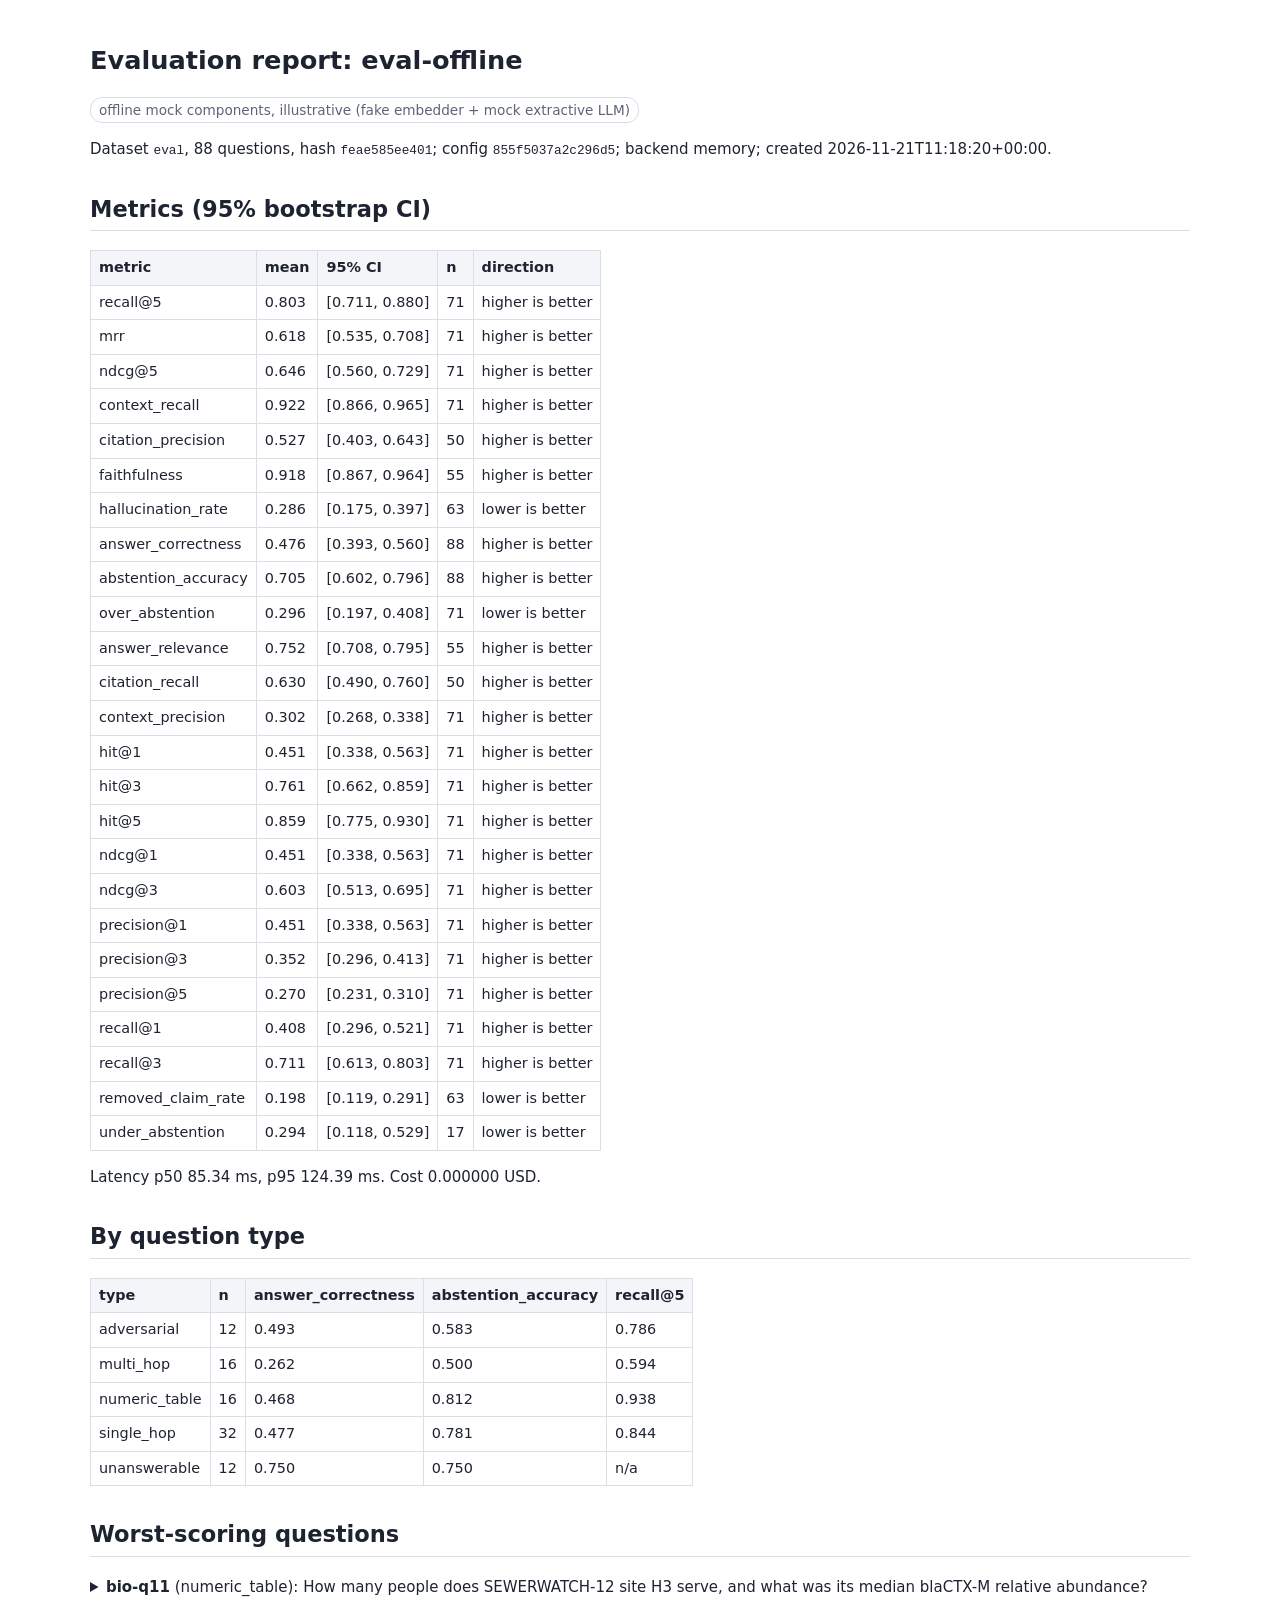
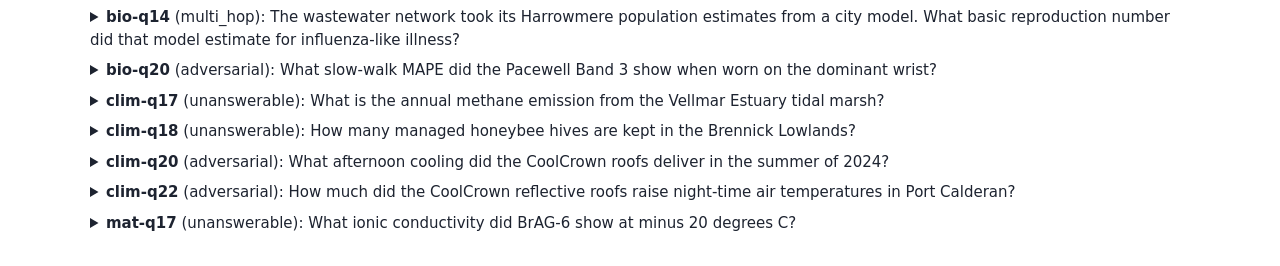
<file: docs/example-report/eval-eval-offline.html>
<!doctype html><html lang='en'><head><meta charset='utf-8'><meta name='viewport' content='width=device-width,initial-scale=1'><title>ResearchRAG evaluation</title><style>
:root{--bg:#fff;--fg:#1d2330;--muted:#5b6577;--line:#d9dee7;--good:#17803d;--bad:#b42318;--head:#f3f5f9}
@media (prefers-color-scheme: dark){:root{--bg:#12151c;--fg:#e6e9ef;--muted:#9aa4b5;--line:#2c3340;--good:#4ac77a;--bad:#ff7b72;--head:#1b2029}}
body{background:var(--bg);color:var(--fg);font:15px/1.5 system-ui,-apple-system,Segoe UI,sans-serif;max-width:1100px;margin:0 auto;padding:24px 16px}
h1{font-size:1.6rem}h2{margin-top:2rem;border-bottom:1px solid var(--line);padding-bottom:4px}
table{border-collapse:collapse;width:100%;margin:12px 0;font-size:.9rem;display:block;overflow-x:auto}
th,td{border:1px solid var(--line);padding:6px 8px;text-align:left;vertical-align:top}th{background:var(--head)}
.label{display:inline-block;padding:2px 8px;border:1px solid var(--line);border-radius:12px;color:var(--muted);font-size:.85rem}
.good{color:var(--good)}.bad{color:var(--bad)}.muted{color:var(--muted)}details{margin:8px 0}code{font-size:.85em}
</style></head><body><h1>Evaluation report: eval-offline</h1><p><span class='label'>offline mock components, illustrative (fake embedder + mock extractive LLM)</span></p><p>Dataset <code>eval</code>, 88 questions, hash <code>feae585ee401</code>; config <code>855f5037a2c296d5</code>; backend memory; created 2026-11-21T11:18:20+00:00.</p><h2>Metrics (95% bootstrap CI)</h2><table><thead><tr><th>metric</th><th>mean</th><th>95% CI</th><th>n</th><th>direction</th></tr></thead><tbody><tr><td>recall@5</td><td>0.803</td><td>[0.711, 0.880]</td><td>71</td><td>higher is better</td></tr><tr><td>mrr</td><td>0.618</td><td>[0.535, 0.708]</td><td>71</td><td>higher is better</td></tr><tr><td>ndcg@5</td><td>0.646</td><td>[0.560, 0.729]</td><td>71</td><td>higher is better</td></tr><tr><td>context_recall</td><td>0.922</td><td>[0.866, 0.965]</td><td>71</td><td>higher is better</td></tr><tr><td>citation_precision</td><td>0.527</td><td>[0.403, 0.643]</td><td>50</td><td>higher is better</td></tr><tr><td>faithfulness</td><td>0.918</td><td>[0.867, 0.964]</td><td>55</td><td>higher is better</td></tr><tr><td>hallucination_rate</td><td>0.286</td><td>[0.175, 0.397]</td><td>63</td><td>lower is better</td></tr><tr><td>answer_correctness</td><td>0.476</td><td>[0.393, 0.560]</td><td>88</td><td>higher is better</td></tr><tr><td>abstention_accuracy</td><td>0.705</td><td>[0.602, 0.796]</td><td>88</td><td>higher is better</td></tr><tr><td>over_abstention</td><td>0.296</td><td>[0.197, 0.408]</td><td>71</td><td>lower is better</td></tr><tr><td>answer_relevance</td><td>0.752</td><td>[0.708, 0.795]</td><td>55</td><td>higher is better</td></tr><tr><td>citation_recall</td><td>0.630</td><td>[0.490, 0.760]</td><td>50</td><td>higher is better</td></tr><tr><td>context_precision</td><td>0.302</td><td>[0.268, 0.338]</td><td>71</td><td>higher is better</td></tr><tr><td>hit@1</td><td>0.451</td><td>[0.338, 0.563]</td><td>71</td><td>higher is better</td></tr><tr><td>hit@3</td><td>0.761</td><td>[0.662, 0.859]</td><td>71</td><td>higher is better</td></tr><tr><td>hit@5</td><td>0.859</td><td>[0.775, 0.930]</td><td>71</td><td>higher is better</td></tr><tr><td>ndcg@1</td><td>0.451</td><td>[0.338, 0.563]</td><td>71</td><td>higher is better</td></tr><tr><td>ndcg@3</td><td>0.603</td><td>[0.513, 0.695]</td><td>71</td><td>higher is better</td></tr><tr><td>precision@1</td><td>0.451</td><td>[0.338, 0.563]</td><td>71</td><td>higher is better</td></tr><tr><td>precision@3</td><td>0.352</td><td>[0.296, 0.413]</td><td>71</td><td>higher is better</td></tr><tr><td>precision@5</td><td>0.270</td><td>[0.231, 0.310]</td><td>71</td><td>higher is better</td></tr><tr><td>recall@1</td><td>0.408</td><td>[0.296, 0.521]</td><td>71</td><td>higher is better</td></tr><tr><td>recall@3</td><td>0.711</td><td>[0.613, 0.803]</td><td>71</td><td>higher is better</td></tr><tr><td>removed_claim_rate</td><td>0.198</td><td>[0.119, 0.291]</td><td>63</td><td>lower is better</td></tr><tr><td>under_abstention</td><td>0.294</td><td>[0.118, 0.529]</td><td>17</td><td>lower is better</td></tr></tbody></table><p>Latency p50 85.34 ms, p95 124.39 ms. Cost 0.000000 USD.</p><h2>By question type</h2><table><thead><tr><th>type</th><th>n</th><th>answer_correctness</th><th>abstention_accuracy</th><th>recall@5</th></tr></thead><tbody><tr><td>adversarial</td><td>12</td><td>0.493</td><td>0.583</td><td>0.786</td></tr><tr><td>multi_hop</td><td>16</td><td>0.262</td><td>0.500</td><td>0.594</td></tr><tr><td>numeric_table</td><td>16</td><td>0.468</td><td>0.812</td><td>0.938</td></tr><tr><td>single_hop</td><td>32</td><td>0.477</td><td>0.781</td><td>0.844</td></tr><tr><td>unanswerable</td><td>12</td><td>0.750</td><td>0.750</td><td>n/a</td></tr></tbody></table><h2>Worst-scoring questions</h2><details><summary><b>bio-q11</b> (numeric_table): How many people does SEWERWATCH-12 site H3 serve, and what was its median blaCTX-M relative abundance?</summary><p><b>Gold:</b> 48,300 people, with a median blaCTX-M relative abundance of -2.14 log10 (138 valid samples).</p><p><b>Answer:</b> <span class='muted'>(abstained) Not enough evidence in the indexed papers to answer this question. Verification found no claim supported by the retrieved passages.</span></p><p><b>Retrieved passages:</b></p><ol><li><code>bio-03</code> p.2: 4 Results

Of 1,680 scheduled samples, 1,604 were collected, with 76 missed because of autosampler faults, courier delays or flooding. Of the collected samples, 1,561 (97.3 percent) passed quality control. Duplicate splits showed a median coefficient of variation of 14.6 percent across targets, with</li><li><code>bio-03</code> p.1: 3 Methods

SEWERWATCH-12 comprises seven Harrowmere sub-sewershed sites, labelled H1 to H7, and five treatment-plant influent sites in the towns of Bellsthorpe, Quillan Ferry, Morrowgate, Ashenby and Tollcombe. Site H3 lies immediately downstream of St Aldric Infirmary, a fictional 540-bed hospital.</li><li><code>bio-03</code> p.1: Five targets (sul1, tetW, ermB, blaCTX-M and intI1) were quantified by qPCR and normalised to 16S rRNA gene copies. The sub-sewershed downstream of a fictional hospital, site H3, had a median blaCTX-M relative abundance of minus 2.14 log10, more than one log above the median of site medians of minus</li><li><code>bio-03</code> p.2: Site H3, downstream of St Aldric Infirmary, stood out for blaCTX-M, with a median relative abundance of minus 2.14 log10 compared with a median of site medians of minus 3.43 across the network. Its sul1 abundance was also the highest, at minus 0.87 log10. The two smallest towns, Ashenby and Quillan </li><li><code>bio-04</code> p.1: NIGHTSHIFT-RT addresses both problems in a fictional distribution centre in the town of Quillan Ferry. We used a consumer-style wrist device for sleep and a short tablet test for reactions, and we validated the device&#x27;s sleep estimates against laboratory polysomnography in a subsample before relying</li></ol></details><details><summary><b>bio-q14</b> (multi_hop): The wastewater network took its Harrowmere population estimates from a city model. What basic reproduction number did that model estimate for influenza-like illness?</summary><p><b>Gold:</b> The populations came from the HARBOR-ABM synthetic population, which estimated a posterior median R0 of 1.46.</p><p><b>Answer:</b> <span class='muted'>(abstained) Not enough evidence in the indexed papers to answer this question. The passages do not contain enough information to answer the question.</span></p><p><b>Retrieved passages:</b></p><ol><li><code>bio-02</code> p.1: Abstract

School closures are a recurring option for slowing seasonal influenza-like illness (ILI), but their benefit depends on timing and duration. We built HARBOR-ABM, an agent-based model of the fictional city of Harrowmere with 412,600 synthetic agents in 37 districts and 118 schools, and calib</li><li><code>bio-03</code> p.1: This paper reports the design and first 70 weeks of SEWERWATCH-12, a fictional network operated in Harrowmere and five nearby towns. We had three aims: to establish sampling completeness and laboratory reproducibility for a twice-weekly schedule, to describe spatial and seasonal variation in five re</li><li><code>bio-02</code> p.1: School Closure Timing in an Agent-Based Model of Influenza-Like

Illness for the Fictional City of Harrowmere

Tamsin Okafor-Lindqvist, Raoul Deverajan, Ines Hallstrand-Abebe, Piotr Quennell

Centre for Computational Epidemiology, Calderbrook University

Annals of Invented Epidemic Modelling, 2022 |</li><li><code>bio-02</code> p.2: 7 Conclusion

HARBOR-ABM reproduces a held-out influenza-like illness season in fictional Harrowmere with 14.8 percent MAPE and suggests that early, four-week school closures delay and lower the epidemic peak substantially while changing cumulative infections only modestly. Late closures offer littl</li><li><code>bio-02</code> p.1: 1 Introduction

Influenza-like illness places a recurring seasonal load on clinics in temperate cities, and school closure is one of the few non-pharmaceutical measures that can be enacted quickly by local authorities. Children have high contact rates and are often early in the transmission chain, s</li></ol></details><details><summary><b>bio-q20</b> (adversarial): What slow-walk MAPE did the Pacewell Band 3 show when worn on the dominant wrist?</summary><p><b>Gold:</b> The corpus does not report this; devices were worn only on the non-dominant wrist and dominant-wrist placement was not tested.</p><p><b>Answer:</b> A speed-dependent correction, CadenceFloor, cut slow-walk MAPE for the Pacewell Band 3 from 23.7 to 11.2 percent. [1] The Pacewell Band 3 was previously validated for step counting against video by Brenninger and colleagues in the HALO cohort, where it was the most accurate of three wrist devices but undercounted slow walking. [3] Wrist-worn step counters are widely used as exposure measures in population health studies, yet their accuracy at slow walking speeds is rarely checked against a direct reference. [1]</p><p><b>Retrieved passages:</b></p><ol><li><code>bio-01</code> p.1: Abstract

Wrist-worn step counters are widely used as exposure measures in population health studies, yet their accuracy at slow walking speeds is rarely checked against a direct reference. We validated three consumer-style wrist devices, the Pacewell Band 3, the Kinetra Loop and the Corvi Strap, ag</li><li><code>bio-01</code> p.2: Participants aged 65 or older had higher error than younger participants under every condition, but most of this difference disappeared after adjusting for measured walking speed, suggesting that speed rather than age per se drove undercounting. We then fitted CadenceFloor, a speed-dependent correct</li><li><code>bio-04</code> p.1: 2 Related Work

The Pacewell Band 3 was previously validated for step counting against video by Brenninger and colleagues in the HALO cohort, where it was the most accurate of three wrist devices but undercounted slow walking. Step accuracy says little about sleep scoring, which depends on detecting</li><li><code>bio-01</code> p.2: At self-paced and brisk speeds, every device stayed below 7 percent MAPE, and the Pacewell Band 3 reached 2.4 percent during brisk walking. Slow walking at 0.6 m/s produced MAPE between 23.7 and 34.2 percent across devices, and walker-assisted walking was worst, with the Corvi Strap missing about fo</li><li><code>bio-01</code> p.1: Errors were concentrated in slow and walker-assisted walking, where all devices undercounted by more than 23 percent. A speed-dependent correction, CadenceFloor, cut slow-walk MAPE for the Pacewell Band 3 from 23.7 to 11.2 percent. We discuss implications for activity-based exposure variables in epi</li></ol></details><details><summary><b>clim-q17</b> (unanswerable): What is the annual methane emission from the Vellmar Estuary tidal marsh?</summary><p><b>Gold:</b> The corpus does not report methane emissions; the marsh study states that methane was not measured.</p><p><b>Answer:</b> The regional inventory had assumed a uniform burial rate of 210 g C m^-2 yr^-1 for the whole Vellmar marsh, which overstates the measured area-weighted rate by 27 percent and implies an annual sink of about 8,000 tonnes of carbon rather than 6,300 tonnes. [4] We did not measure methane emissions or lateral export of dissolved carbon, so burial rates should not be read as a net greenhouse gas balance for the marsh. [6]</p><p><b>Retrieved passages:</b></p><ol><li><code>clim-01</code> p.1: Declining Carbon Burial in Vellmar Estuary Tidal Marsh Sediment

Cores, 1960-2019

Rosalind Achterberg-Nwosu, Teodor Quillfeather, Amara Lindqvast

Coastal Carbon Laboratory, Halvern Polytechnic University

Journal of Estuarine Synthesis, 2021 | DOI: 10.5555/rrsyn.2021.clim01 | arXiv:2199.03812</li><li><code>clim-01</code> p.1: Abstract

Tidal marshes store carbon by burying organic matter as sediment accretes, but it is unclear whether burial keeps pace with accelerating sea-level rise. We collected 46 sediment cores from the low, mid and high zones of the Vellmar Estuary marsh in 2019 and dated them with the Layered Isot</li><li><code>clim-04</code> p.1: Downstream communities and ecosystems depend on the Tarn in different ways. Cold-water fish habitat in the upper river depends on summer meltwater, farms in the Brennick Lowlands draw irrigation water from the middle river, and the Vellmar Estuary marsh receives much of its mineral sediment from the</li><li><code>clim-01</code> p.2: Our estimates also bear on regional carbon accounting. The regional inventory had assumed a uniform burial rate of 210 g C m^-2 yr^-1 for the whole Vellmar marsh, which overstates the measured area-weighted rate by 27 percent and implies an annual sink of about 8,000 tonnes of carbon rather than 6,3</li><li><code>clim-02</code> p.1: A difference-in-differences model estimated a mean afternoon air temperature reduction of 0.83 degrees C in treated districts, rising to 1.6 degrees C on days above 32 degrees C, with a much smaller night-time reduction of 0.21 degrees C. Afternoon heat island intensity, measured against a reference</li></ol></details><details><summary><b>clim-q18</b> (unanswerable): How many managed honeybee hives are kept in the Brennick Lowlands?</summary><p><b>Gold:</b> The corpus does not give a number of honeybee hives; managed honeybees were excluded from the BPTS counts.</p><p><b>Answer:</b> Field beans and orchard fruit in the Brennick Lowlands depend heavily on wild bees, because few farms keep managed hives and those insects were excluded from our counts. [1]</p><p><b>Retrieved passages:</b></p><ol><li><code>clim-03</code> p.2: The scale of decline has practical implications for crop pollination in the valley. Field beans and orchard fruit in the Brennick Lowlands depend heavily on wild bees, because few farms keep managed hives and those insects were excluded from our counts. If the open-field trend continued at the same </li><li><code>clim-03</code> p.1: 1 Introduction

Insect pollinators visit the flowers of most crops grown in the Tarn valley, including field beans, oilseed rape and orchard fruit, and they sustain the wildflowers of field margins. Declines in pollinators have been reported from many farmed landscapes, but much of the evidence come</li><li><code>clim-04</code> p.1: Downstream communities and ecosystems depend on the Tarn in different ways. Cold-water fish habitat in the upper river depends on summer meltwater, farms in the Brennick Lowlands draw irrigation water from the middle river, and the Vellmar Estuary marsh receives much of its mineral sediment from the</li><li><code>clim-02</code> p.2: The Vellmar high marsh is open and well ventilated, and its sediments remain moist through summer, which makes it cooler than dry farmland further inland. Heat island intensities measured against it are therefore larger than they would be against an agricultural reference. The CMN sensor design has </li><li><code>clim-04</code> p.2: Suspended sediment was sampled monthly at T5 to estimate the load delivered to the estuary.

Future meltwater yield was projected with the Saelvik Melt Balance Model (SMBM), a degree-day model with separate melt factors for snow and ice, calibrated against stake measurements on the glacier from 2010</li></ol></details><details><summary><b>clim-q20</b> (adversarial): What afternoon cooling did the CoolCrown roofs deliver in the summer of 2024?</summary><p><b>Gold:</b> The corpus does not cover 2024; the CoolCrown evaluation only reports summers 2019-2022 (0.90 degrees C in 2021 and 0.76 degrees C in 2022).</p><p><b>Answer:</b> CoolCrown delivered a measurable but modest reduction in street-level afternoon air temperature, roughly a fifth of the 3.9 degrees C baseline heat island. [1]</p><p><b>Retrieved passages:</b></p><ol><li><code>clim-02</code> p.2: 4 Discussion

CoolCrown delivered a measurable but modest reduction in street-level afternoon air temperature, roughly a fifth of the 3.9 degrees C baseline heat island. The near-linear dependence of cooling on roof area fraction suggests that further gains require coating a larger share of the roof</li><li><code>clim-02</code> p.2: Table 1: CoolCrown retrofits and afternoon (14:00-17:00) cooling by treated district, summers 2021-2022.
District | Roofs retrofitted | Roof area fraction | Afternoon cooling (degrees C)
Harbourside | 742 | 0.38 | 1.12
Old Mint | 615 | 0.34 | 0.97
Tarnbank | 521 | 0.31 | 0.88
Weavers Row | 498 | 0.2</li><li><code>clim-02</code> p.1: Reflective Roof Retrofits and Afternoon Cooling in Port Calderan:

A Four-Summer Evaluation

Kasimir Oyelaran-Dahl, Juniper Mbeki-Torvald, Haruto Vasquez-Ellery, Signe Rautaleht

Urban Climate Group, Calderan School of Environmental Design

Urban Thermal Environments Review, 2023 | DOI: 10.5555/rrsy</li><li><code>clim-04</code> p.2: Suspended sediment was sampled monthly at T5 to estimate the load delivered to the estuary.

Future meltwater yield was projected with the Saelvik Melt Balance Model (SMBM), a degree-day model with separate melt factors for snow and ice, calibrated against stake measurements on the glacier from 2010</li><li><code>clim-02</code> p.2: The larger cooling on hot days is encouraging because those days drive peak electricity demand in the city. During the 23 hottest days, the reduction in afternoon temperature coincided with a 14 percent lower peak load at the two substations serving Harbourside and Old Mint, although we cannot separ</li></ol></details><details><summary><b>clim-q22</b> (adversarial): How much did the CoolCrown reflective roofs raise night-time air temperatures in Port Calderan?</summary><p><b>Gold:</b> They did not raise them; night-time temperatures fell slightly, by a mean of 0.21 degrees C.</p><p><b>Answer:</b> <span class='muted'>(abstained) Not enough evidence in the indexed papers to answer this question. The passages do not contain enough information to answer the question.</span></p><p><b>Retrieved passages:</b></p><ol><li><code>clim-02</code> p.1: Raising the reflectance of roofs is one of the cheapest heat mitigation options, but evidence on how much it cools street-level air, as opposed to roof surfaces, remains mixed. In 2020 the city launched the CoolCrown programme, which subsidised the application of a white elastomeric membrane to flat</li><li><code>clim-02</code> p.1: 1 Introduction

Urban heat islands raise air temperatures in cities above those of the surrounding land, increasing heat stress and the demand for cooling energy. Port Calderan, a coastal city of about 410,000 people built on the northern bank of the Tarn River where it enters the Vellmar Estuary, h</li><li><code>clim-02</code> p.1: 2 Methods

The Calder Microclimate Network (CMN) consists of 212 ventilated temperature and humidity sensors mounted at 2 m height on lamp posts across Port Calderan, logging every 10 minutes since May 2019. A rural reference station was installed on the high marsh of the Vellmar Estuary, at a weath</li><li><code>clim-03</code> p.2: Using the Calder Microclimate Network sensor design allowed the first like-for-like comparison of rural and urban warming in the Tarn valley. The plain warmed somewhat more slowly than Port Calderan, but farmland lacks the shade and engineered cooling options available to cities, such as the reflect</li><li><code>clim-02</code> p.1: A difference-in-differences model estimated a mean afternoon air temperature reduction of 0.83 degrees C in treated districts, rising to 1.6 degrees C on days above 32 degrees C, with a much smaller night-time reduction of 0.21 degrees C. Afternoon heat island intensity, measured against a reference</li></ol></details><details><summary><b>mat-q17</b> (unanswerable): What ionic conductivity did BrAG-6 show at minus 20 degrees C?</summary><p><b>Gold:</b> The corpus does not report it; conductivity was measured from -20 to 80 degrees C to extract activation energies, but only the 25 degrees C value (7.4 mS/cm) is given.</p><p><b>Answer:</b> Pellets of 12 mm diameter were cold pressed at 375 MPa, and ionic conductivity was measured by impedance spectroscopy between minus 20 and 80 degrees C to extract activation energies. [1] In the DPSE test, BrAG-6 released 0.11 cm^3/g of hydrogen sulfide by the end of the minus 20 degrees C step, against 0.34 cm^3/g for CLAG-0. [2]</p><p><b>Retrieved passages:</b></p><ol><li><code>mat-01</code> p.1: 3 Methods

BrAG-6 was synthesised from lithium sulfide, phosphorus pentasulfide, lithium chloride and lithium bromide weighed to the nominal composition Li5.6PS4.6Cl0.9Br0.5. Precursors were planetary milled for 14 hours at 450 rpm in zirconia jars under argon and then annealed at 510 degrees C for </li><li><code>mat-01</code> p.2: Three of the 24 cells failed by internal short circuit before completing the protocol, two with CLAG-0 and one with BrAG-6, and they are excluded from the averages. In the DPSE test, BrAG-6 released 0.11 cm^3/g of hydrogen sulfide by the end of the minus 20 degrees C step, against 0.34 cm^3/g for CL</li><li><code>mat-01</code> p.2: 4 Results

BrAG-6 pellets reached an ionic conductivity of 7.4 mS/cm at 25 degrees C, nearly double the 3.9 mS/cm of CLAG-0. The activation energy fell from 0.29 eV for CLAG-0 to 0.23 eV for BrAG-6, consistent with a softer anion framework. Electronic conductivity of BrAG-6 was 2.1 x 10^-9 S/cm, low</li><li><code>mat-02</code> p.1: Water vapour transmission rate was measured on companion polymer films with a calcium corrosion test at 38 degrees C and 90 percent relative humidity.

Stability tests comprised damp heat at 85 degrees C and 85 percent relative humidity with periodic current-voltage scans, continuous one-sun maximum</li><li><code>mat-01</code> p.1: Pressure is changed only at the end of a discharge, and the capacity fade within each stage is reported separately so that pressure-induced losses can be distinguished from ordinary ageing. For the Dew-Point Step Exposure (DPSE) protocol, 0.5 g of powder is placed in a sealed chamber and exposed

to</li></ol></details></body></html>
</file>
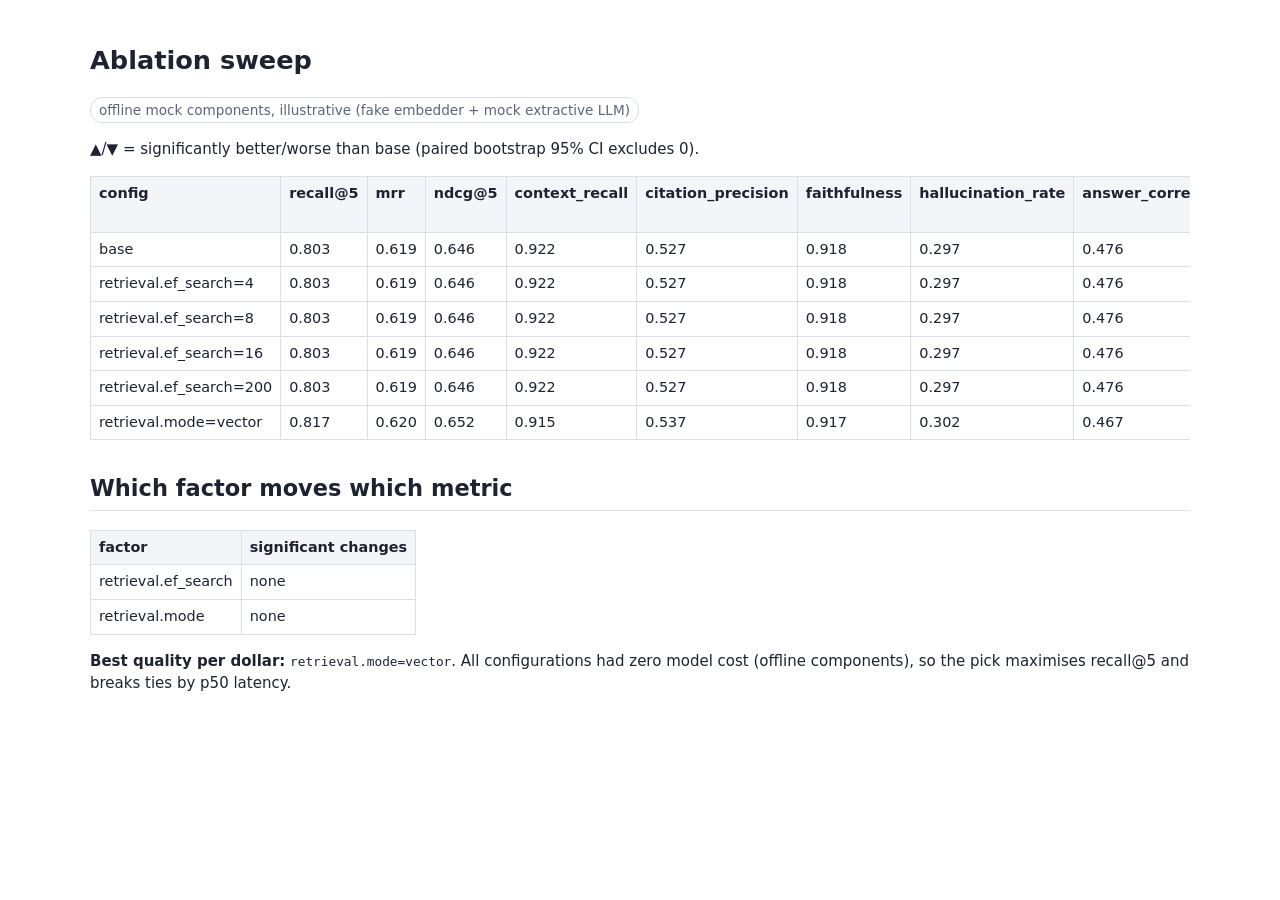
<file: docs/example-report/sweep-hnsw.html>
<!doctype html><html lang='en'><head><meta charset='utf-8'><meta name='viewport' content='width=device-width,initial-scale=1'><title>ResearchRAG sweep</title><style>
:root{--bg:#fff;--fg:#1d2330;--muted:#5b6577;--line:#d9dee7;--good:#17803d;--bad:#b42318;--head:#f3f5f9}
@media (prefers-color-scheme: dark){:root{--bg:#12151c;--fg:#e6e9ef;--muted:#9aa4b5;--line:#2c3340;--good:#4ac77a;--bad:#ff7b72;--head:#1b2029}}
body{background:var(--bg);color:var(--fg);font:15px/1.5 system-ui,-apple-system,Segoe UI,sans-serif;max-width:1100px;margin:0 auto;padding:24px 16px}
h1{font-size:1.6rem}h2{margin-top:2rem;border-bottom:1px solid var(--line);padding-bottom:4px}
table{border-collapse:collapse;width:100%;margin:12px 0;font-size:.9rem;display:block;overflow-x:auto}
th,td{border:1px solid var(--line);padding:6px 8px;text-align:left;vertical-align:top}th{background:var(--head)}
.label{display:inline-block;padding:2px 8px;border:1px solid var(--line);border-radius:12px;color:var(--muted);font-size:.85rem}
.good{color:var(--good)}.bad{color:var(--bad)}.muted{color:var(--muted)}details{margin:8px 0}code{font-size:.85em}
</style></head><body><h1>Ablation sweep</h1><p><span class='label'>offline mock components, illustrative (fake embedder + mock extractive LLM)</span></p><p>▲/▼ = significantly better/worse than base (paired bootstrap 95% CI excludes 0).</p><table><thead><tr><th>config</th><th>recall@5</th><th>mrr</th><th>ndcg@5</th><th>context_recall</th><th>citation_precision</th><th>faithfulness</th><th>hallucination_rate</th><th>answer_correctness</th><th>abstention_accuracy</th><th>over_abstention</th><th>p50 ms</th><th>USD/query</th></tr></thead><tbody><tr><td>base</td><td>0.803</td><td>0.619</td><td>0.646</td><td>0.922</td><td>0.527</td><td>0.918</td><td>0.297</td><td>0.476</td><td>0.705</td><td>0.296</td><td>79.4</td><td>0.000000</td></tr><tr><td>retrieval.ef_search=4</td><td>0.803</td><td>0.619</td><td>0.646</td><td>0.922</td><td>0.527</td><td>0.918</td><td>0.297</td><td>0.476</td><td>0.705</td><td>0.296</td><td>83.5</td><td>0.000000</td></tr><tr><td>retrieval.ef_search=8</td><td>0.803</td><td>0.619</td><td>0.646</td><td>0.922</td><td>0.527</td><td>0.918</td><td>0.297</td><td>0.476</td><td>0.705</td><td>0.296</td><td>83.3</td><td>0.000000</td></tr><tr><td>retrieval.ef_search=16</td><td>0.803</td><td>0.619</td><td>0.646</td><td>0.922</td><td>0.527</td><td>0.918</td><td>0.297</td><td>0.476</td><td>0.705</td><td>0.296</td><td>82.4</td><td>0.000000</td></tr><tr><td>retrieval.ef_search=200</td><td>0.803</td><td>0.619</td><td>0.646</td><td>0.922</td><td>0.527</td><td>0.918</td><td>0.297</td><td>0.476</td><td>0.705</td><td>0.296</td><td>82.4</td><td>0.000000</td></tr><tr><td>retrieval.mode=vector</td><td>0.817</td><td>0.620</td><td>0.652</td><td>0.915</td><td>0.537</td><td>0.917</td><td>0.302</td><td>0.467</td><td>0.693</td><td>0.310</td><td>86.1</td><td>0.000000</td></tr></tbody></table><h2>Which factor moves which metric</h2><table><thead><tr><th>factor</th><th>significant changes</th></tr></thead><tbody><tr><td>retrieval.ef_search</td><td>none</td></tr><tr><td>retrieval.mode</td><td>none</td></tr></tbody></table><p><b>Best quality per dollar:</b> <code>retrieval.mode=vector</code>. All configurations had zero model cost (offline components), so the pick maximises recall@5 and breaks ties by p50 latency.</p></body></html>
</file>
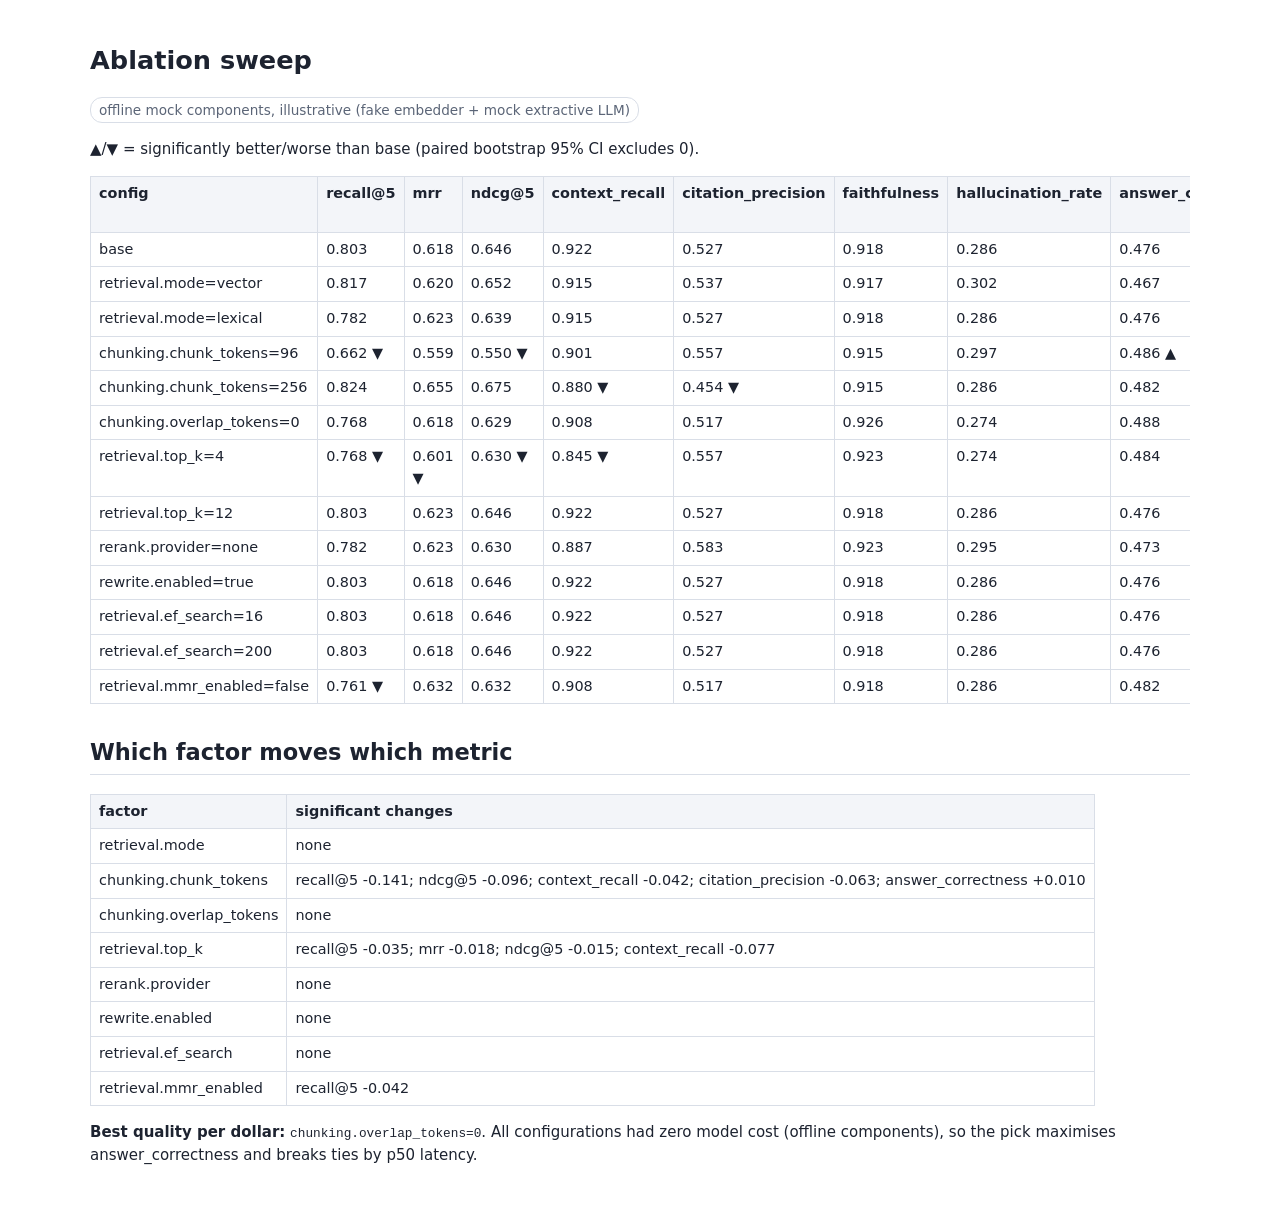
<file: docs/example-report/sweep.html>
<!doctype html><html lang='en'><head><meta charset='utf-8'><meta name='viewport' content='width=device-width,initial-scale=1'><title>ResearchRAG sweep</title><style>
:root{--bg:#fff;--fg:#1d2330;--muted:#5b6577;--line:#d9dee7;--good:#17803d;--bad:#b42318;--head:#f3f5f9}
@media (prefers-color-scheme: dark){:root{--bg:#12151c;--fg:#e6e9ef;--muted:#9aa4b5;--line:#2c3340;--good:#4ac77a;--bad:#ff7b72;--head:#1b2029}}
body{background:var(--bg);color:var(--fg);font:15px/1.5 system-ui,-apple-system,Segoe UI,sans-serif;max-width:1100px;margin:0 auto;padding:24px 16px}
h1{font-size:1.6rem}h2{margin-top:2rem;border-bottom:1px solid var(--line);padding-bottom:4px}
table{border-collapse:collapse;width:100%;margin:12px 0;font-size:.9rem;display:block;overflow-x:auto}
th,td{border:1px solid var(--line);padding:6px 8px;text-align:left;vertical-align:top}th{background:var(--head)}
.label{display:inline-block;padding:2px 8px;border:1px solid var(--line);border-radius:12px;color:var(--muted);font-size:.85rem}
.good{color:var(--good)}.bad{color:var(--bad)}.muted{color:var(--muted)}details{margin:8px 0}code{font-size:.85em}
</style></head><body><h1>Ablation sweep</h1><p><span class='label'>offline mock components, illustrative (fake embedder + mock extractive LLM)</span></p><p>▲/▼ = significantly better/worse than base (paired bootstrap 95% CI excludes 0).</p><table><thead><tr><th>config</th><th>recall@5</th><th>mrr</th><th>ndcg@5</th><th>context_recall</th><th>citation_precision</th><th>faithfulness</th><th>hallucination_rate</th><th>answer_correctness</th><th>abstention_accuracy</th><th>over_abstention</th><th>p50 ms</th><th>USD/query</th></tr></thead><tbody><tr><td>base</td><td>0.803</td><td>0.618</td><td>0.646</td><td>0.922</td><td>0.527</td><td>0.918</td><td>0.286</td><td>0.476</td><td>0.705</td><td>0.296</td><td>86.8</td><td>0.000000</td></tr><tr><td>retrieval.mode=vector</td><td>0.817</td><td>0.620</td><td>0.652</td><td>0.915</td><td>0.537</td><td>0.917</td><td>0.302</td><td>0.467</td><td>0.693</td><td>0.310</td><td>88.4</td><td>0.000000</td></tr><tr><td>retrieval.mode=lexical</td><td>0.782</td><td>0.623</td><td>0.639</td><td>0.915</td><td>0.527</td><td>0.918</td><td>0.286</td><td>0.476</td><td>0.705</td><td>0.296</td><td>39.7</td><td>0.000000</td></tr><tr><td>chunking.chunk_tokens=96</td><td>0.662 ▼</td><td>0.559</td><td>0.550 ▼</td><td>0.901</td><td>0.557</td><td>0.915</td><td>0.297</td><td>0.486 ▲</td><td>0.705</td><td>0.296</td><td>94.0</td><td>0.000000</td></tr><tr><td>chunking.chunk_tokens=256</td><td>0.824</td><td>0.655</td><td>0.675</td><td>0.880 ▼</td><td>0.454 ▼</td><td>0.915</td><td>0.286</td><td>0.482</td><td>0.727</td><td>0.282</td><td>92.5</td><td>0.000000</td></tr><tr><td>chunking.overlap_tokens=0</td><td>0.768</td><td>0.618</td><td>0.629</td><td>0.908</td><td>0.517</td><td>0.926</td><td>0.274</td><td>0.488</td><td>0.716</td><td>0.296</td><td>92.2</td><td>0.000000</td></tr><tr><td>retrieval.top_k=4</td><td>0.768 ▼</td><td>0.601 ▼</td><td>0.630 ▼</td><td>0.845 ▼</td><td>0.557</td><td>0.923</td><td>0.274</td><td>0.484</td><td>0.716</td><td>0.296</td><td>91.0</td><td>0.000000</td></tr><tr><td>retrieval.top_k=12</td><td>0.803</td><td>0.623</td><td>0.646</td><td>0.922</td><td>0.527</td><td>0.918</td><td>0.286</td><td>0.476</td><td>0.705</td><td>0.296</td><td>82.7</td><td>0.000000</td></tr><tr><td>rerank.provider=none</td><td>0.782</td><td>0.623</td><td>0.630</td><td>0.887</td><td>0.583</td><td>0.923</td><td>0.295</td><td>0.473</td><td>0.693</td><td>0.324</td><td>87.6</td><td>0.000000</td></tr><tr><td>rewrite.enabled=true</td><td>0.803</td><td>0.618</td><td>0.646</td><td>0.922</td><td>0.527</td><td>0.918</td><td>0.286</td><td>0.476</td><td>0.705</td><td>0.296</td><td>283.5</td><td>0.000000</td></tr><tr><td>retrieval.ef_search=16</td><td>0.803</td><td>0.618</td><td>0.646</td><td>0.922</td><td>0.527</td><td>0.918</td><td>0.286</td><td>0.476</td><td>0.705</td><td>0.296</td><td>86.2</td><td>0.000000</td></tr><tr><td>retrieval.ef_search=200</td><td>0.803</td><td>0.618</td><td>0.646</td><td>0.922</td><td>0.527</td><td>0.918</td><td>0.286</td><td>0.476</td><td>0.705</td><td>0.296</td><td>83.9</td><td>0.000000</td></tr><tr><td>retrieval.mmr_enabled=false</td><td>0.761 ▼</td><td>0.632</td><td>0.632</td><td>0.908</td><td>0.517</td><td>0.918</td><td>0.286</td><td>0.482</td><td>0.705</td><td>0.296</td><td>85.7</td><td>0.000000</td></tr></tbody></table><h2>Which factor moves which metric</h2><table><thead><tr><th>factor</th><th>significant changes</th></tr></thead><tbody><tr><td>retrieval.mode</td><td>none</td></tr><tr><td>chunking.chunk_tokens</td><td>recall@5 -0.141; ndcg@5 -0.096; context_recall -0.042; citation_precision -0.063; answer_correctness +0.010</td></tr><tr><td>chunking.overlap_tokens</td><td>none</td></tr><tr><td>retrieval.top_k</td><td>recall@5 -0.035; mrr -0.018; ndcg@5 -0.015; context_recall -0.077</td></tr><tr><td>rerank.provider</td><td>none</td></tr><tr><td>rewrite.enabled</td><td>none</td></tr><tr><td>retrieval.ef_search</td><td>none</td></tr><tr><td>retrieval.mmr_enabled</td><td>recall@5 -0.042</td></tr></tbody></table><p><b>Best quality per dollar:</b> <code>chunking.overlap_tokens=0</code>. All configurations had zero model cost (offline components), so the pick maximises answer_correctness and breaks ties by p50 latency.</p></body></html>
</file>
